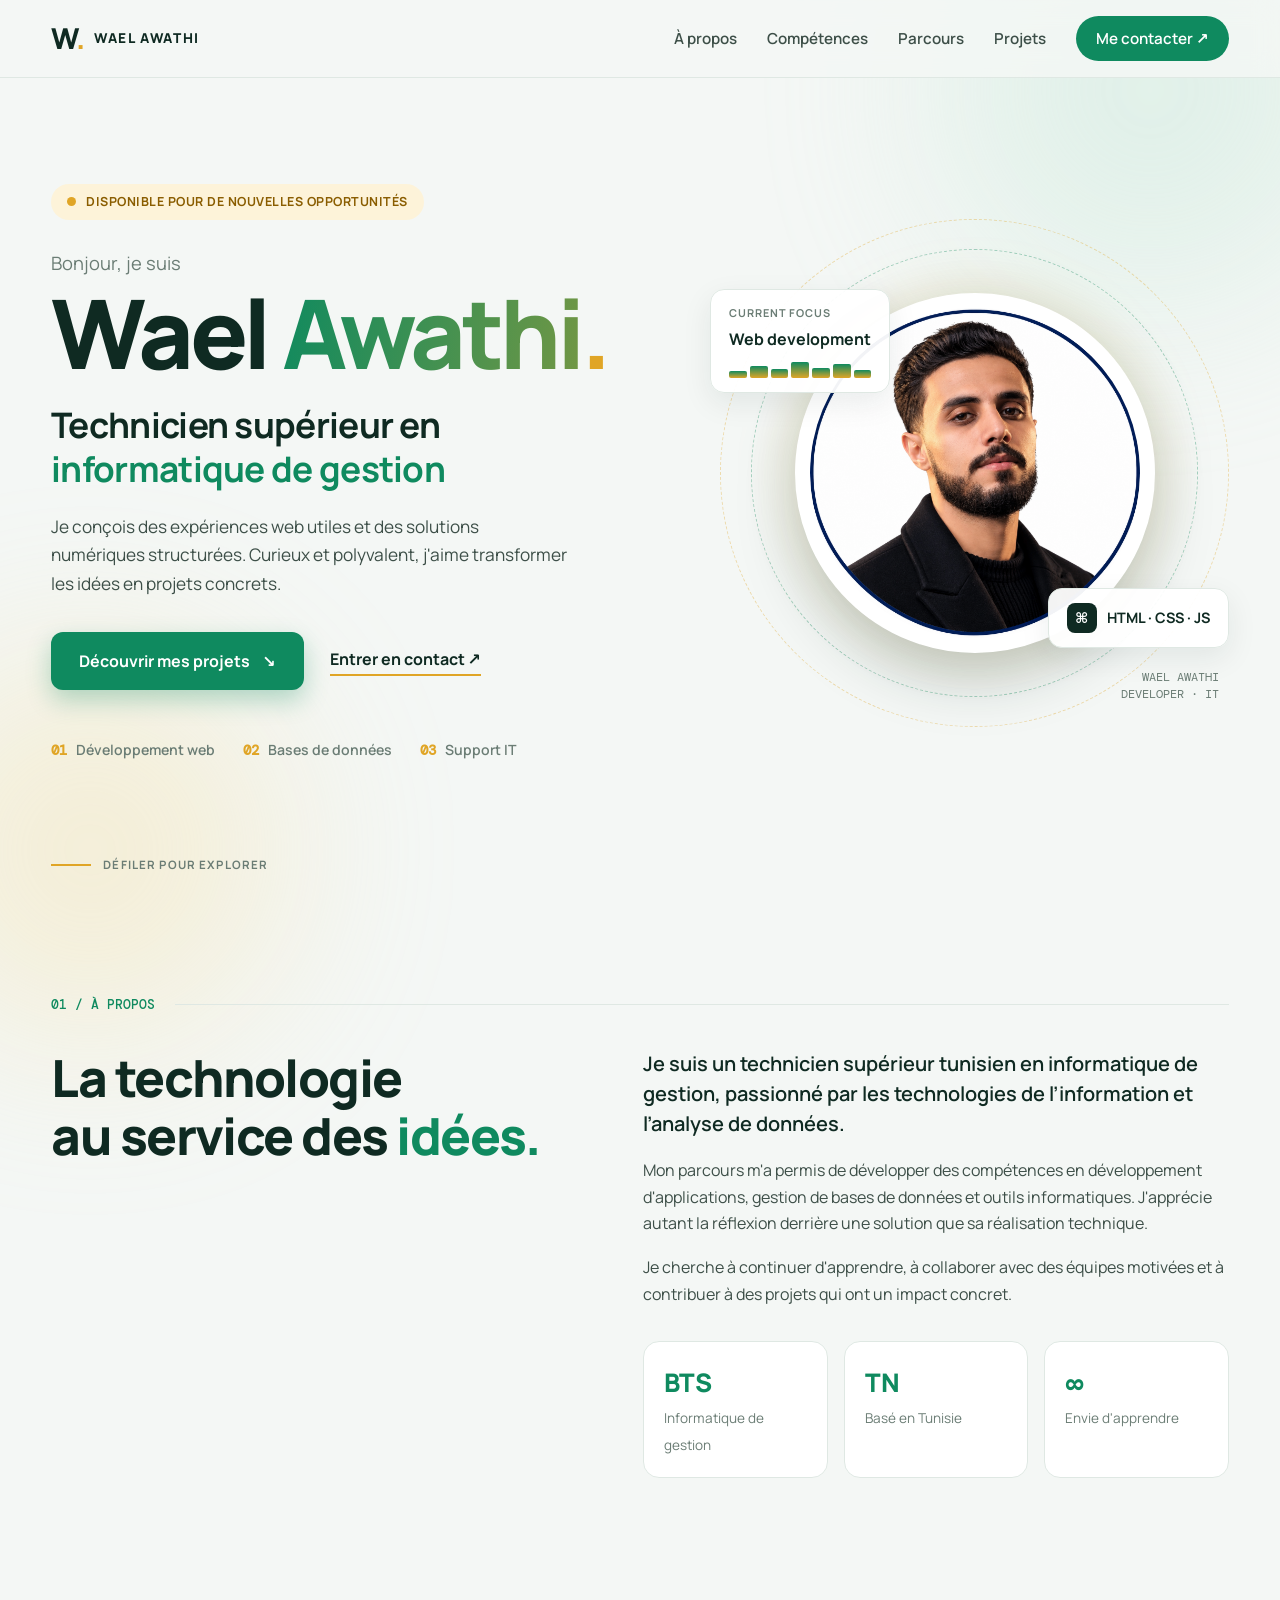
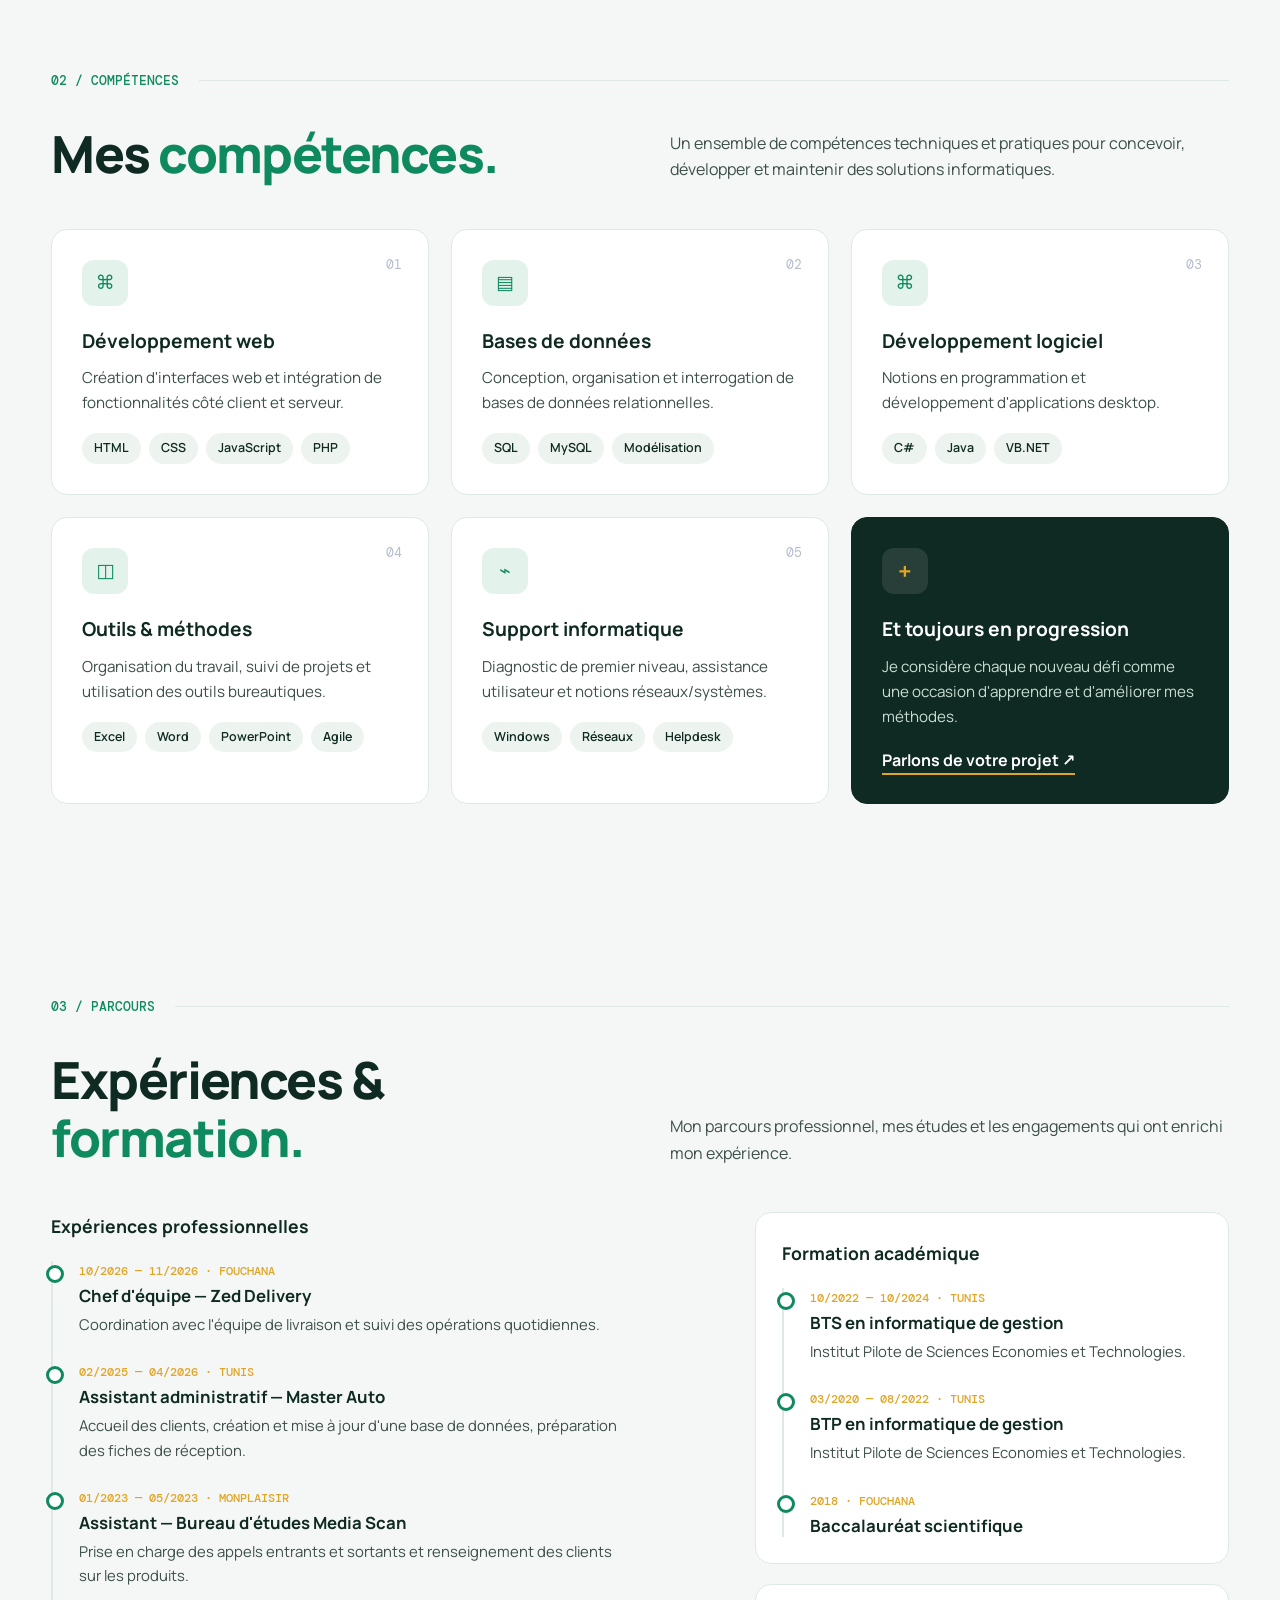
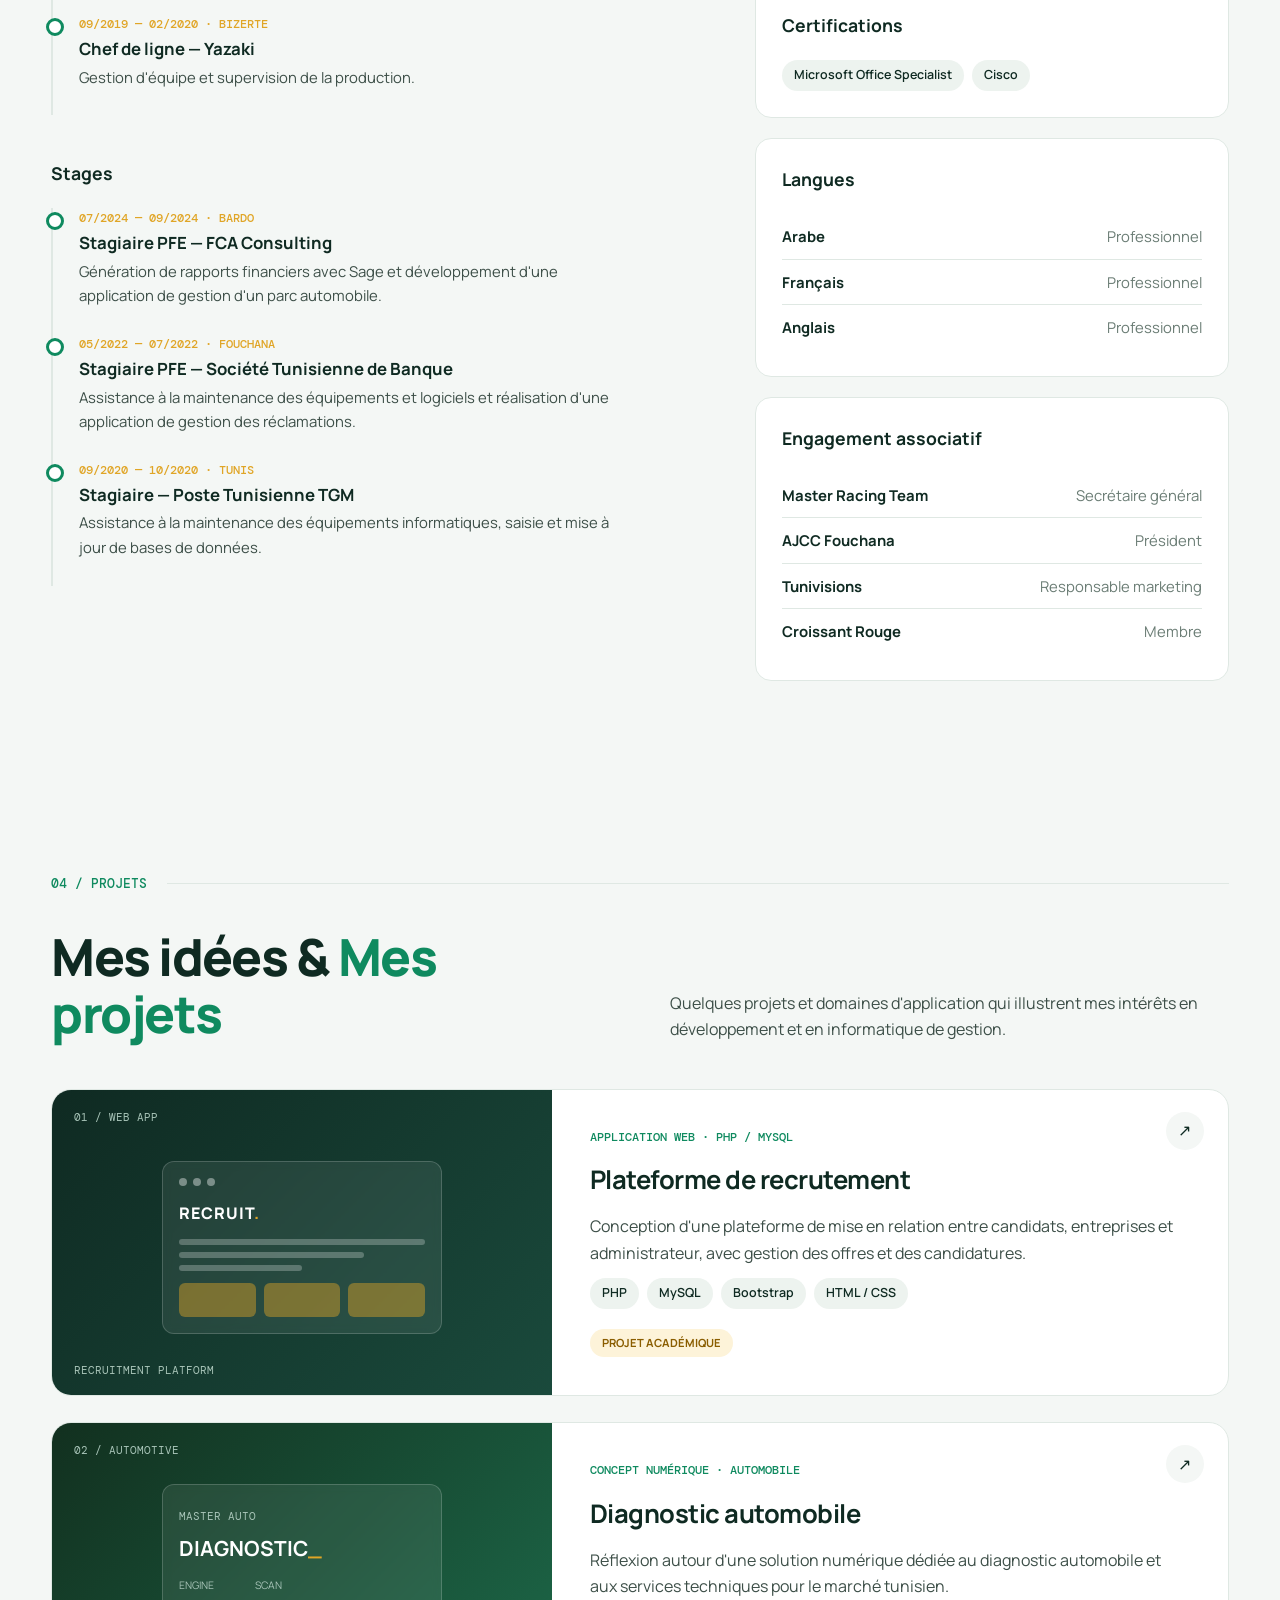
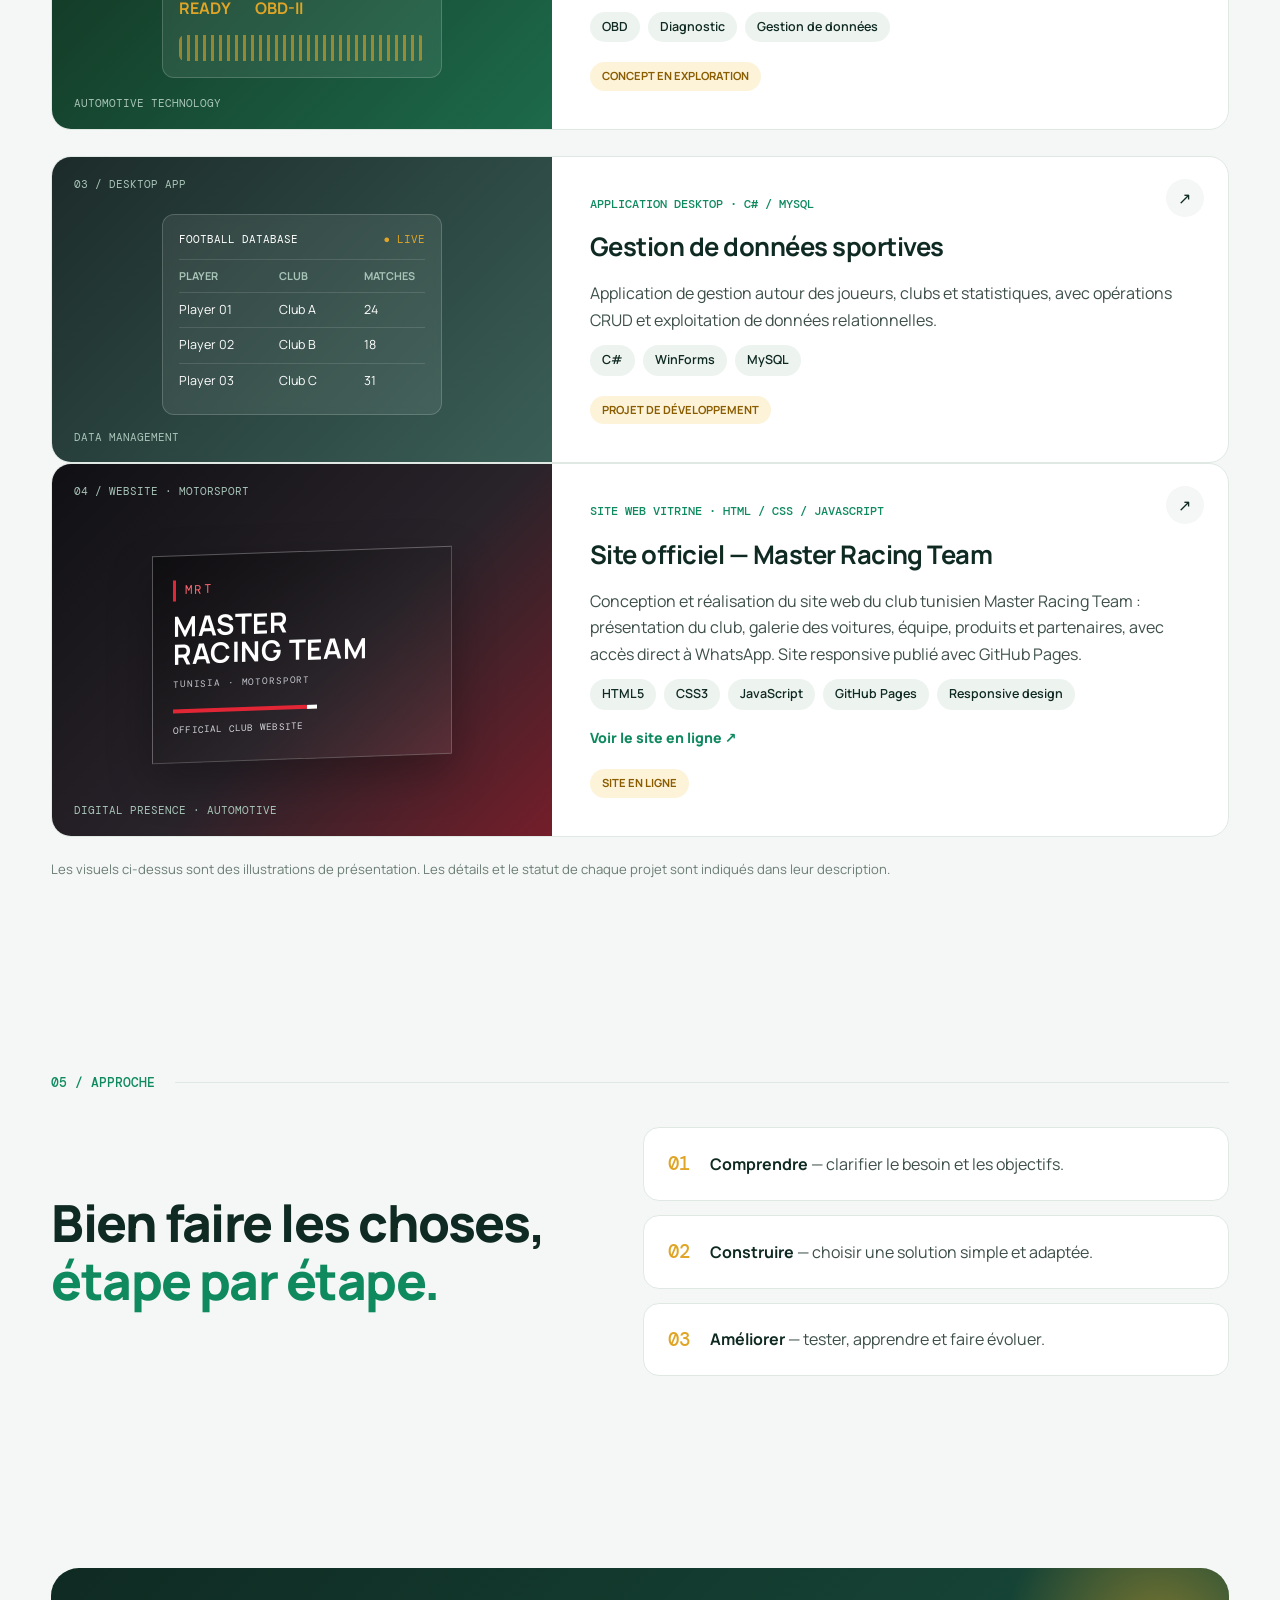
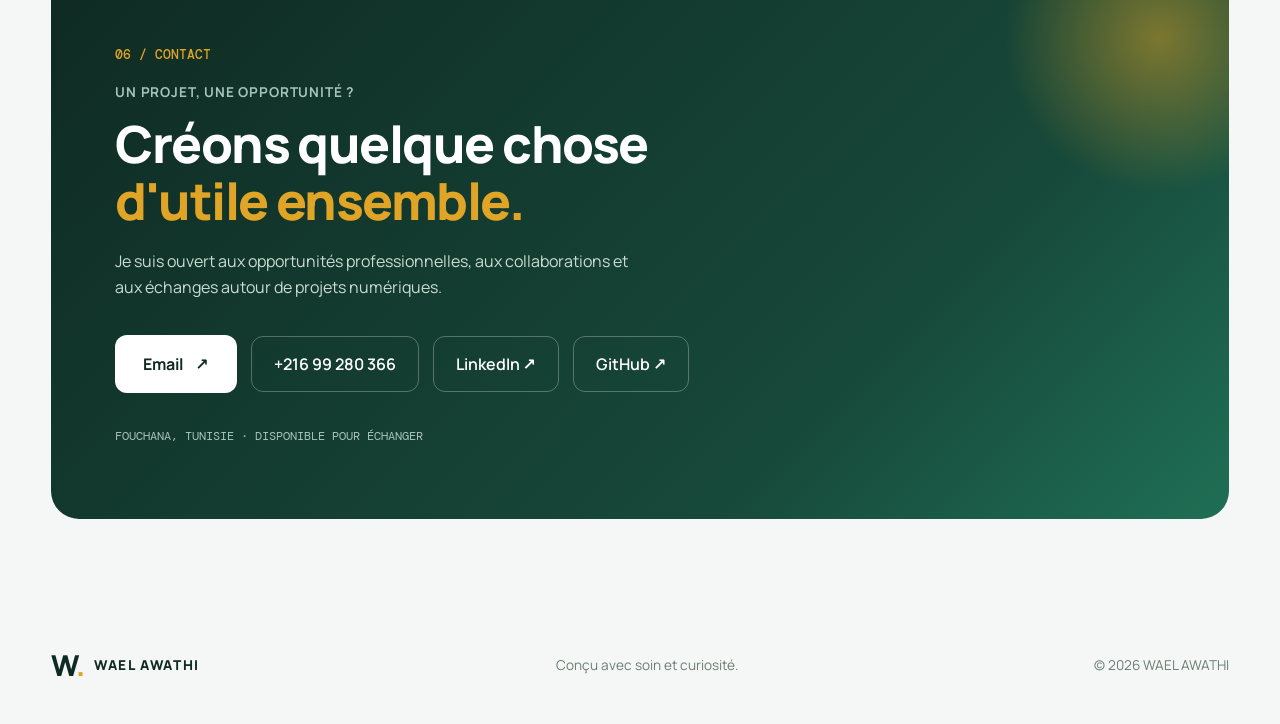
<file: index.html>
<!doctype html>
<html lang="fr">
<head>
  <meta charset="utf-8">
  <meta name="viewport" content="width=device-width, initial-scale=1">
  <meta name="theme-color" content="#0b1020">
  <meta name="description" content="Portfolio de Wael Awathi, technicien supérieur en informatique de gestion. Développement web, bases de données et solutions numériques.">
  <meta property="og:title" content="Wael Awathi — Portfolio">
  <meta property="og:description" content="Développement web · Informatique de gestion · Solutions numériques">
  <meta property="og:type" content="website">
  <title>Wael Awathi — Portfolio</title>
  <link rel="preconnect" href="https://fonts.googleapis.com">
  <link rel="preconnect" href="https://fonts.gstatic.com" crossorigin>
  <link href="https://fonts.googleapis.com/css2?family=DM+Mono:wght@400;500&family=Manrope:wght@400;500;600;700;800&display=swap" rel="stylesheet">
  <link rel="stylesheet" href="style.css">
  <script src="script.js" defer></script>
</head>
<body>
  <div class="ambient ambient-one"></div><div class="ambient ambient-two"></div>
  <header class="site-header">
    <a class="brand" href="#accueil" aria-label="Wael Awathi, accueil"><span class="brand-mark">W<span>.</span></span><span>WAEL AWATHI</span></a>
    <button class="menu-toggle" aria-label="Ouvrir le menu" aria-expanded="false"><span></span><span></span></button>
    <nav class="nav" aria-label="Navigation principale">
      <a href="#apropos">À propos</a><a href="#competences">Compétences</a><a href="#parcours">Parcours</a><a href="#projets">Projets</a><a href="#contact" class="nav-contact">Me contacter <span>↗</span></a>
    </nav>
  </header>

  <main>
    <section class="hero section-wrap" id="accueil">
      <div class="hero-copy">
        <div class="eyebrow"><span class="status-dot"></span> DISPONIBLE POUR DE NOUVELLES OPPORTUNITÉS</div>
        <p class="hero-kicker">Bonjour, je suis</p>
        <h1>Wael <span>Awathi</span><i>.</i></h1>
        <h2>Technicien supérieur en<br><span class="outline-text">informatique de gestion</span></h2>
        <p class="hero-description">Je conçois des expériences web utiles et des solutions numériques structurées. Curieux et polyvalent, j'aime transformer les idées en projets concrets.</p>
        <div class="hero-actions"><a class="button button-primary" href="#projets">Découvrir mes projets <span>↘</span></a><a class="text-link" href="#contact">Entrer en contact <span>↗</span></a></div>
        <div class="hero-meta"><span><b>01</b> Développement web</span><span><b>02</b> Bases de données</span><span><b>03</b> Support IT</span></div>
      </div>
      <div class="hero-art hero-portrait" aria-label="Portrait de Wael Awathi">
        <div class="art-orbit orbit-a"></div><div class="art-orbit orbit-b"></div>
        <div class="portrait-glow"></div>
        <img class="profile-portrait" src="assets/wael-profile.png" alt="Portrait de Wael Awathi" fetchpriority="high">
        <div class="float-card card-code"><span class="card-label">CURRENT FOCUS</span><strong>Web development</strong><span class="mini-bars"><i></i><i></i><i></i><i></i><i></i><i></i><i></i></span></div>
        <div class="float-card card-stack"><span class="stack-icon">⌘</span><span>HTML · CSS · JS</span></div>
        <span class="art-coordinate">WAEL AWATHI<br>DEVELOPER · IT</span>
      </div>
      <a class="scroll-cue" href="#apropos"><span></span> DÉFILER POUR EXPLORER</a>
    </section>

    <section class="about section-wrap section-space" id="apropos">
      <div class="section-heading"><span class="section-index">01 / À PROPOS</span><span class="heading-line"></span></div>
      <div class="about-grid">
        <h2>La technologie<br>au service des <em>idées.</em></h2>
        <div class="about-copy"><p class="lead">Je suis un technicien supérieur tunisien en informatique de gestion, passionné par les technologies de l’information et l’analyse de données.</p><p>Mon parcours m'a permis de développer des compétences en développement d'applications, gestion de bases de données et outils informatiques. J'apprécie autant la réflexion derrière une solution que sa réalisation technique.</p><p>Je cherche à continuer d'apprendre, à collaborer avec des équipes motivées et à contribuer à des projets qui ont un impact concret.</p><div class="about-facts"><div><strong>BTS</strong><span>Informatique de gestion</span></div><div><strong>TN</strong><span>Basé en Tunisie</span></div><div><strong>∞</strong><span>Envie d'apprendre</span></div></div></div>
      </div>
    </section>

    <section class="skills section-wrap section-space" id="competences">
      <div class="section-heading"><span class="section-index">02 / COMPÉTENCES</span><span class="heading-line"></span></div>
      <div class="section-intro"><h2>Mes <em>compétences.</em></h2><p>Un ensemble de compétences techniques et pratiques pour concevoir, développer et maintenir des solutions informatiques.</p></div>
      <div class="skill-grid">
        <article class="skill-card"><span class="skill-number">01</span><div class="skill-icon">⌘</div><h3>Développement web</h3><p>Création d'interfaces web et intégration de fonctionnalités côté client et serveur.</p><div class="tags"><span>HTML</span><span>CSS</span><span>JavaScript</span><span>PHP</span></div></article>
        <article class="skill-card"><span class="skill-number">02</span><div class="skill-icon">▤</div><h3>Bases de données</h3><p>Conception, organisation et interrogation de bases de données relationnelles.</p><div class="tags"><span>SQL</span><span>MySQL</span><span>Modélisation</span></div></article>
        <article class="skill-card"><span class="skill-number">03</span><div class="skill-icon">⌘</div><h3>Développement logiciel</h3><p>Notions en programmation et développement d'applications desktop.</p><div class="tags"><span>C#</span><span>Java</span><span>VB.NET</span></div></article>
        <article class="skill-card"><span class="skill-number">04</span><div class="skill-icon">◫</div><h3>Outils & méthodes</h3><p>Organisation du travail, suivi de projets et utilisation des outils bureautiques.</p><div class="tags"><span>Excel</span><span>Word</span><span>PowerPoint</span><span>Agile</span></div></article>
        <article class="skill-card"><span class="skill-number">05</span><div class="skill-icon">⌁</div><h3>Support informatique</h3><p>Diagnostic de premier niveau, assistance utilisateur et notions réseaux/systèmes.</p><div class="tags"><span>Windows</span><span>Réseaux</span><span>Helpdesk</span></div></article>
        <article class="skill-card skill-note"><span class="note-mark">+</span><h3>Et toujours en progression</h3><p>Je considère chaque nouveau défi comme une occasion d'apprendre et d'améliorer mes méthodes.</p><a href="#contact" class="text-link">Parlons de votre projet ↗</a></article>
      </div>
    </section>


    <section class="career section-wrap section-space" id="parcours">
      <div class="section-heading"><span class="section-index">03 / PARCOURS</span><span class="heading-line"></span></div>
      <div class="section-intro"><h2>Expériences & <em>formation.</em></h2><p>Mon parcours professionnel, mes études et les engagements qui ont enrichi mon expérience.</p></div>
      <div class="career-grid">
        <div class="career-column">
          <h3 class="career-title">Expériences professionnelles</h3>
          <article class="career-item"><span class="career-date">10/2026 — 11/2026 · FOUCHANA</span><h4>Chef d'équipe — Zed Delivery</h4><p>Coordination avec l'équipe de livraison et suivi des opérations quotidiennes.</p></article>
          <article class="career-item"><span class="career-date">02/2025 — 04/2026 · TUNIS</span><h4>Assistant administratif — Master Auto</h4><p>Accueil des clients, création et mise à jour d'une base de données, préparation des fiches de réception.</p></article>
          <article class="career-item"><span class="career-date">01/2023 — 05/2023 · MONPLAISIR</span><h4>Assistant — Bureau d'études Media Scan</h4><p>Prise en charge des appels entrants et sortants et renseignement des clients sur les produits.</p></article>
          <article class="career-item"><span class="career-date">09/2019 — 02/2020 · BIZERTE</span><h4>Chef de ligne — Yazaki</h4><p>Gestion d'équipe et supervision de la production.</p></article>
          <h3 class="career-title secondary-title">Stages</h3>
          <article class="career-item"><span class="career-date">07/2024 — 09/2024 · BARDO</span><h4>Stagiaire PFE — FCA Consulting</h4><p>Génération de rapports financiers avec Sage et développement d'une application de gestion d'un parc automobile.</p></article>
          <article class="career-item"><span class="career-date">05/2022 — 07/2022 · FOUCHANA</span><h4>Stagiaire PFE — Société Tunisienne de Banque</h4><p>Assistance à la maintenance des équipements et logiciels et réalisation d'une application de gestion des réclamations.</p></article>
          <article class="career-item"><span class="career-date">09/2020 — 10/2020 · TUNIS</span><h4>Stagiaire — Poste Tunisienne TGM</h4><p>Assistance à la maintenance des équipements informatiques, saisie et mise à jour de bases de données.</p></article>
        </div>
        <aside class="career-side">
          <div class="career-panel"><h3 class="career-title">Formation académique</h3><article class="career-item"><span class="career-date">10/2022 — 10/2024 · TUNIS</span><h4>BTS en informatique de gestion</h4><p>Institut Pilote de Sciences Economies et Technologies.</p></article><article class="career-item"><span class="career-date">03/2020 — 08/2022 · TUNIS</span><h4>BTP en informatique de gestion</h4><p>Institut Pilote de Sciences Economies et Technologies.</p></article><article class="career-item"><span class="career-date">2018 · FOUCHANA</span><h4>Baccalauréat scientifique</h4></article></div>
          <div class="career-panel"><h3 class="career-title">Certifications</h3><div class="career-tags"><span>Microsoft Office Specialist</span><span>Cisco</span></div></div>
          <div class="career-panel"><h3 class="career-title">Langues</h3><div class="language-list"><p><b>Arabe</b><span>Professionnel</span></p><p><b>Français</b><span>Professionnel</span></p><p><b>Anglais</b><span>Professionnel</span></p></div></div>
          <div class="career-panel"><h3 class="career-title">Engagement associatif</h3><ul class="association-list"><li><b>Master Racing Team</b><span>Secrétaire général</span></li><li><b>AJCC Fouchana</b><span>Président</span></li><li><b>Tunivisions</b><span>Responsable marketing</span></li><li><b>Croissant Rouge</b><span>Membre</span></li></ul></div>
        </aside>
      </div>
    </section>

    <section class="projects section-wrap section-space" id="projets">
      <div class="section-heading"><span class="section-index">04 / PROJETS</span><span class="heading-line"></span></div>
      <div class="section-intro"><h2>Mes idées & <em>Mes projets</em></h2><p>Quelques projets et domaines d'application qui illustrent mes intérêts en développement et en informatique de gestion.</p></div>
      <div class="project-list">
        <article class="project-card"><div class="project-visual visual-one"><span class="visual-label">01 / WEB APP</span><div class="mock-window"><div class="mock-top"><i></i><i></i><i></i></div><div class="mock-content"><span class="mock-brand">RECRUIT<span>.</span></span><div class="mock-lines"><i></i><i></i><i></i></div><div class="mock-panels"><b></b><b></b><b></b></div></div></div><span class="visual-caption">RECRUITMENT PLATFORM</span></div><div class="project-info"><div class="project-type">APPLICATION WEB · PHP / MYSQL</div><h3>Plateforme de recrutement</h3><p>Conception d'une plateforme de mise en relation entre candidats, entreprises et administrateur, avec gestion des offres et des candidatures.</p><div class="tags"><span>PHP</span><span>MySQL</span><span>Bootstrap</span><span>HTML / CSS</span></div><span class="project-status">PROJET ACADÉMIQUE</span></div><span class="project-arrow">↗</span></article>
        <article class="project-card"><div class="project-visual visual-two"><span class="visual-label">02 / AUTOMOTIVE</span><div class="diag-card"><span class="diag-overline">MASTER AUTO</span><strong>DIAGNOSTIC<span>_</span></strong><div class="diag-readings"><div><small>ENGINE</small><b>READY</b></div><div><small>SCAN</small><b>OBD-II</b></div></div><div class="diag-wave"></div></div><span class="visual-caption">AUTOMOTIVE TECHNOLOGY</span></div><div class="project-info"><div class="project-type">CONCEPT NUMÉRIQUE · AUTOMOBILE</div><h3>Diagnostic automobile</h3><p>Réflexion autour d'une solution numérique dédiée au diagnostic automobile et aux services techniques pour le marché tunisien.</p><div class="tags"><span>OBD</span><span>Diagnostic</span><span>Gestion de données</span></div><span class="project-status">CONCEPT EN EXPLORATION</span></div><span class="project-arrow">↗</span></article>
        <article class="project-card"><div class="project-visual visual-three"><span class="visual-label">03 / DESKTOP APP</span><div class="table-card"><div class="table-title">FOOTBALL DATABASE <span>● LIVE</span></div><div class="table-row"><b>PLAYER</b><b>CLUB</b><b>MATCHES</b></div><div class="table-row"><span>Player 01</span><span>Club A</span><span>24</span></div><div class="table-row"><span>Player 02</span><span>Club B</span><span>18</span></div><div class="table-row"><span>Player 03</span><span>Club C</span><span>31</span></div></div><span class="visual-caption">DATA MANAGEMENT</span></div><div class="project-info"><div class="project-type">APPLICATION DESKTOP · C# / MYSQL</div><h3>Gestion de données sportives</h3><p>Application de gestion autour des joueurs, clubs et statistiques, avec opérations CRUD et exploitation de données relationnelles.</p><div class="tags"><span>C#</span><span>WinForms</span><span>MySQL</span></div><span class="project-status">PROJET DE DÉVELOPPEMENT</span></div><span class="project-arrow">↗</span></article>
      </div>
        <article class="project-card"><div class="project-visual visual-four"><span class="visual-label">04 / WEBSITE · MOTORSPORT</span><div class="mrt-showcase"><span class="mrt-emblem">MRT</span><strong>MASTER<br>RACING TEAM</strong><small>TUNISIA · MOTORSPORT</small><div class="mrt-stripe"></div><span class="mrt-domain">OFFICIAL CLUB WEBSITE</span></div><span class="visual-caption">DIGITAL PRESENCE · AUTOMOTIVE</span></div><div class="project-info"><div class="project-type">SITE WEB VITRINE · HTML / CSS / JAVASCRIPT</div><h3>Site officiel — Master Racing Team</h3><p>Conception et réalisation du site web du club tunisien Master Racing Team : présentation du club, galerie des voitures, équipe, produits et partenaires, avec accès direct à WhatsApp. Site responsive publié avec GitHub Pages.</p><div class="tags"><span>HTML5</span><span>CSS3</span><span>JavaScript</span><span>GitHub Pages</span><span>Responsive design</span></div><a class="project-live-link" href="https://waelawathi5.github.io/master-racing-team/" target="_blank" rel="noopener">Voir le site en ligne ↗</a><span class="project-status">SITE EN LIGNE</span></div><a class="project-arrow" href="https://waelawathi5.github.io/master-racing-team/" target="_blank" rel="noopener" aria-label="Ouvrir le site Master Racing Team">↗</a></article>
      <p class="projects-note">Les visuels ci-dessus sont des illustrations de présentation. Les détails et le statut de chaque projet sont indiqués dans leur description.</p>
    </section>

    <section class="approach section-wrap section-space">
      <div class="section-heading"><span class="section-index">05 / APPROCHE</span><span class="heading-line"></span></div>
      <div class="approach-grid"><h2>Bien faire les choses,<br><em>étape par étape.</em></h2><div class="approach-steps"><div><span>01</span><p><b>Comprendre</b> — clarifier le besoin et les objectifs.</p></div><div><span>02</span><p><b>Construire</b> — choisir une solution simple et adaptée.</p></div><div><span>03</span><p><b>Améliorer</b> — tester, apprendre et faire évoluer.</p></div></div></div>
    </section>

    <section class="contact section-wrap section-space" id="contact">
      <div class="contact-panel"><div class="contact-orb"></div><span class="section-index">06 / CONTACT</span><p class="contact-kicker">UN PROJET, UNE OPPORTUNITÉ ?</p><h2>Créons quelque chose<br><em>d'utile ensemble.</em></h2><p class="contact-copy">Je suis ouvert aux opportunités professionnelles, aux collaborations et aux échanges autour de projets numériques.</p><div class="contact-links"><a class="button button-light" href="mailto:waelawathi5@gmail.com">Email <span>↗</span></a><a class="contact-social" href="tel:+21699280366">+216 99 280 366</a><a class="contact-social" href="https://www.linkedin.com/in/wael-awathi-763bab306" target="_blank" rel="noreferrer">LinkedIn ↗</a><a class="contact-social" href="https://github.com/Waelawathi5" target="_blank" rel="noreferrer">GitHub ↗</a></div><div class="contact-location">FOUCHANA, TUNISIE <span>·</span> DISPONIBLE POUR ÉCHANGER</div></div>
    </section>
  </main>

  <footer class="footer section-wrap"><a class="brand" href="#accueil"><span class="brand-mark">W<span>.</span></span><span>WAEL AWATHI</span></a><p>Conçu avec soin et curiosité.</p><span>© <span id="year"></span> WAEL AWATHI</span></footer>
</body>
</html>
</file>
<file: style.css>
/* ===== Wael Awathi — Portfolio : thème émeraude & or ===== */
:root{
  --ink:#0f2a22; --text:#3d4f48; --muted:#6b7d75;
  --bg:#f4f7f5; --surface:#ffffff; --line:#dfe8e3;
  --blue:#0f8a5f; --blue-dark:#0b6e4c; --teal:#e0a526; --navy:#0f2a22;
  --radius:16px; --shadow:0 10px 30px rgba(15,42,34,.08);
  --sans:'Manrope',system-ui,-apple-system,'Segoe UI',sans-serif;
  --mono:'DM Mono',ui-monospace,Menlo,monospace;
}
*{box-sizing:border-box;margin:0;padding:0}
html{scroll-behavior:smooth;scroll-padding-top:90px}
body{font-family:var(--sans);background:var(--bg);color:var(--text);line-height:1.65;-webkit-font-smoothing:antialiased;overflow-x:hidden}
a{color:inherit;text-decoration:none}
ul{list-style:none}
img{max-width:100%;display:block}
:focus-visible{outline:3px solid var(--blue);outline-offset:3px;border-radius:6px}
.section-wrap{width:min(1180px,92%);margin-inline:auto}
.section-space{padding:96px 0}

/* Décor d'ambiance */
.ambient{position:fixed;border-radius:50%;filter:blur(90px);opacity:.35;z-index:-1;pointer-events:none}
.ambient-one{width:420px;height:420px;background:#bfe6d4;top:-120px;right:-80px}
.ambient-two{width:380px;height:380px;background:#f6dfa0;bottom:-140px;left:-100px}

/* Header */
.site-header{position:sticky;top:0;z-index:50;display:flex;align-items:center;justify-content:space-between;padding:16px max(4%,calc((100% - 1180px)/2));background:rgba(244,247,245,.85);backdrop-filter:blur(12px);border-bottom:1px solid var(--line)}
.brand{display:flex;align-items:center;gap:10px;font-weight:800;letter-spacing:.12em;font-size:.85rem;color:var(--ink)}
.brand-mark{font-size:1.8rem;letter-spacing:-.04em;line-height:1}
.brand-mark span{color:var(--teal)}
.nav{display:flex;align-items:center;gap:30px}
.nav a{font-weight:600;font-size:.95rem;color:var(--text);position:relative;transition:color .2s}
.nav a:not(.nav-contact)::after{content:"";position:absolute;left:0;bottom:-6px;height:2px;width:100%;background:var(--blue);transform:scaleX(0);transform-origin:left;transition:transform .25s}
.nav a:hover{color:var(--blue)}
.nav a:not(.nav-contact):hover::after{transform:scaleX(1)}
.nav-contact{padding:10px 20px;background:var(--navy);color:#fff!important;border-radius:999px;transition:background .2s,transform .2s}
.nav-contact:hover{background:var(--blue);transform:translateY(-2px)}
.menu-toggle{display:none;background:none;border:0;width:44px;height:44px;cursor:pointer;flex-direction:column;justify-content:center;gap:7px;align-items:center}
.menu-toggle span{display:block;width:26px;height:2px;background:var(--ink)}

/* Hero */
.hero{display:grid;grid-template-columns:1.1fr .9fr;align-items:center;gap:48px;min-height:calc(100vh - 80px);padding:60px 0 90px;position:relative}
.eyebrow{display:inline-flex;align-items:center;gap:10px;padding:8px 16px;background:#fdf3d9;color:#8a5d00;border-radius:999px;font-size:.78rem;font-weight:700;letter-spacing:.04em;margin-bottom:28px}
.status-dot{width:9px;height:9px;border-radius:50%;background:var(--teal);box-shadow:0 0 0 0 rgba(224,165,38,.6);animation:pulse 2s infinite}
@keyframes pulse{70%{box-shadow:0 0 0 10px rgba(224,165,38,0)}100%{box-shadow:0 0 0 0 rgba(224,165,38,0)}}
.hero-kicker{font-size:1.15rem;color:var(--muted);margin-bottom:6px}
h1{font-size:clamp(3.2rem,8vw,6rem);font-weight:800;letter-spacing:-.045em;line-height:1;color:var(--ink)}
h1 span{background:linear-gradient(100deg,var(--blue),var(--teal));-webkit-background-clip:text;background-clip:text;color:transparent}
h1 i{font-style:normal;color:var(--teal)}
.hero h2{margin-top:22px;font-size:clamp(1.5rem,3vw,2.2rem);font-weight:700;line-height:1.25;color:var(--ink);letter-spacing:-.02em}
.outline-text{color:var(--blue)}
.hero-description{margin-top:22px;max-width:520px;font-size:1.08rem}
.hero-actions{display:flex;align-items:center;gap:26px;margin-top:34px;flex-wrap:wrap}
.button{display:inline-flex;align-items:center;gap:12px;padding:16px 28px;border-radius:12px;font-weight:700;transition:transform .2s,box-shadow .2s,background .2s}
.button-primary{background:var(--blue);color:#fff;box-shadow:0 10px 24px rgba(15,138,95,.3)}
.button-primary:hover{background:var(--blue-dark);transform:translateY(-3px);box-shadow:0 16px 32px rgba(15,138,95,.35)}
.button-light{background:#fff;color:var(--ink)}
.button-light:hover{transform:translateY(-3px);box-shadow:0 14px 28px rgba(0,0,0,.25)}
.text-link{font-weight:700;color:var(--ink);border-bottom:2px solid var(--teal);padding-bottom:2px;transition:color .2s}
.text-link:hover{color:var(--blue)}
.hero-meta{display:flex;flex-wrap:wrap;gap:12px 28px;margin-top:48px;font-size:.88rem;color:var(--muted);font-weight:600}
.hero-meta b{color:var(--teal);margin-right:6px;font-family:var(--mono)}

/* Portrait */
.hero-art{position:relative;display:grid;place-items:center;min-height:460px}
.portrait-glow{position:absolute;width:78%;aspect-ratio:1;border-radius:50%;background:radial-gradient(circle,rgba(15,138,95,.28),rgba(224,165,38,.15) 60%,transparent 72%);filter:blur(24px)}
.art-orbit{position:absolute;border-radius:50%;border:1.5px dashed rgba(15,138,95,.35)}
.orbit-a{width:88%;aspect-ratio:1;animation:spin 40s linear infinite}
.orbit-b{width:100%;aspect-ratio:1;border-color:rgba(224,165,38,.35);animation:spin 60s linear infinite reverse}
@keyframes spin{to{transform:rotate(360deg)}}
.profile-portrait{position:relative;z-index:2;display:block;width:min(360px,80%);aspect-ratio:1;object-fit:contain;object-position:center;padding:10px;border-radius:50%;border:5px solid #fff;background:#fff;box-shadow:0 25px 60px rgba(15,42,34,.22)}
.float-card,.art-coordinate{z-index:3}
.art-coordinate{color:var(--muted)}
.float-card{position:absolute;display:flex;flex-direction:column;gap:4px;padding:14px 18px;background:rgba(255,255,255,.95);border:1px solid var(--line);border-radius:14px;box-shadow:var(--shadow);animation:float 6s ease-in-out infinite}
.card-code{top:10%;left:-2%}
.card-stack{bottom:12%;right:0;flex-direction:row;align-items:center;gap:10px;font-weight:700;font-size:.9rem;color:var(--ink);animation-delay:-3s}
.card-label{font-size:.68rem;letter-spacing:.08em;color:var(--muted);font-weight:700}
.card-code strong{color:var(--ink);font-size:1rem}
.stack-icon{display:grid;place-items:center;width:30px;height:30px;border-radius:8px;background:var(--navy);color:#fff}
.mini-bars{display:flex;align-items:flex-end;gap:3px;height:18px;margin-top:4px}
.mini-bars i{flex:1;background:linear-gradient(var(--blue),var(--teal));border-radius:2px;animation:bar 1.8s ease-in-out infinite}
.mini-bars i:nth-child(1){height:40%}.mini-bars i:nth-child(2){height:70%;animation-delay:.1s}.mini-bars i:nth-child(3){height:55%;animation-delay:.2s}.mini-bars i:nth-child(4){height:90%;animation-delay:.3s}.mini-bars i:nth-child(5){height:60%;animation-delay:.4s}.mini-bars i:nth-child(6){height:80%;animation-delay:.5s}.mini-bars i:nth-child(7){height:45%;animation-delay:.6s}
@keyframes bar{50%{transform:scaleY(.6)}}
@keyframes float{50%{transform:translateY(-10px)}}
.art-coordinate{position:absolute;right:2%;bottom:0;font-family:var(--mono);font-size:.72rem;line-height:1.5;color:var(--muted);text-align:right}
.scroll-cue{position:absolute;left:0;bottom:24px;display:flex;align-items:center;gap:12px;font-size:.72rem;font-weight:700;letter-spacing:.1em;color:var(--muted)}
.scroll-cue span{width:40px;height:2px;background:var(--teal)}

/* Animation d'entrée unique du hero */
.hero-copy>*{animation:rise .7s cubic-bezier(.2,.7,.2,1) both}
.hero-copy>*:nth-child(2){animation-delay:.08s}.hero-copy>*:nth-child(3){animation-delay:.16s}.hero-copy>*:nth-child(4){animation-delay:.24s}.hero-copy>*:nth-child(5){animation-delay:.32s}.hero-copy>*:nth-child(6){animation-delay:.4s}.hero-copy>*:nth-child(7){animation-delay:.48s}
.hero-portrait{animation:rise .9s .25s cubic-bezier(.2,.7,.2,1) both}
@keyframes rise{from{opacity:0;transform:translateY(24px)}to{opacity:1;transform:none}}

/* Titres de sections */
.section-heading{display:flex;align-items:center;gap:20px;margin-bottom:34px}
.section-index{font-family:var(--mono);font-size:.8rem;font-weight:500;color:var(--blue);white-space:nowrap}
.heading-line{flex:1;height:1px;background:var(--line)}
h2{font-weight:800;letter-spacing:-.03em;color:var(--ink);line-height:1.12}
.about h2,.section-intro h2,.approach h2,.contact h2{font-size:clamp(2rem,4.5vw,3.2rem)}
h2 em{font-style:normal;color:var(--blue)}
.section-intro{display:grid;grid-template-columns:1fr 1fr;gap:20px 60px;align-items:end;margin-bottom:46px}

/* À propos */
.about-grid{display:grid;grid-template-columns:1fr 1.1fr;gap:60px;align-items:start}
.about-copy p{margin-bottom:18px;max-width:62ch}
.about-copy .lead{font-size:1.25rem;font-weight:600;color:var(--ink);line-height:1.5}
.about-facts{display:grid;grid-template-columns:repeat(3,1fr);gap:16px;margin-top:34px}
.about-facts div{padding:20px;background:var(--surface);border:1px solid var(--line);border-radius:var(--radius);transition:transform .25s,box-shadow .25s}
.about-facts div:hover{transform:translateY(-4px);box-shadow:var(--shadow)}
.about-facts strong{display:block;font-size:1.6rem;font-weight:800;color:var(--blue)}
.about-facts span{font-size:.85rem;color:var(--muted)}

/* Compétences */
.skill-grid{display:grid;grid-template-columns:repeat(3,1fr);gap:22px}
.skill-card{position:relative;padding:30px;background:var(--surface);border:1px solid var(--line);border-radius:var(--radius);transition:transform .25s,box-shadow .25s,border-color .25s;overflow:hidden}
.skill-card::before{content:"";position:absolute;left:0;top:0;height:4px;width:100%;background:linear-gradient(90deg,var(--blue),var(--teal));transform:scaleX(0);transform-origin:left;transition:transform .35s}
.skill-card:hover{transform:translateY(-6px);box-shadow:var(--shadow);border-color:#c5dfd2}
.skill-card:hover::before{transform:scaleX(1)}
.skill-number{position:absolute;top:24px;right:26px;font-family:var(--mono);font-size:.8rem;color:#b2bdcd}
.skill-icon{display:grid;place-items:center;width:46px;height:46px;border-radius:12px;background:#e3f3ec;color:var(--blue);font-size:1.2rem;margin-bottom:20px}
.skill-card h3{font-size:1.2rem;color:var(--ink);margin-bottom:8px}
.skill-card p{font-size:.95rem;margin-bottom:18px}
.tags{display:flex;flex-wrap:wrap;gap:8px}
.tags span,.career-tags span{padding:5px 12px;background:#edf3ef;border-radius:999px;font-size:.78rem;font-weight:600;color:var(--ink)}
.skill-note{background:var(--navy);border-color:var(--navy);color:#c9ddd3}
.skill-note h3{color:#fff}
.skill-note .text-link{color:#fff;border-color:var(--teal)}
.note-mark{display:grid;place-items:center;width:46px;height:46px;border-radius:12px;background:rgba(255,255,255,.1);color:var(--teal);font-size:1.5rem;font-weight:700;margin-bottom:20px}

/* Parcours */
.career-grid{display:grid;grid-template-columns:1.4fr 1fr;gap:40px;align-items:start}
.career-title{font-size:1.1rem;color:var(--ink);margin-bottom:20px}
.secondary-title{margin-top:44px}
.career-column{position:relative}
.career-item{position:relative;padding:0 0 26px 26px;border-left:2px solid var(--line)}
.career-item::before{content:"";position:absolute;left:-7px;top:4px;width:12px;height:12px;border-radius:50%;background:var(--surface);border:3px solid var(--blue)}
.career-date{display:block;font-family:var(--mono);font-size:.76rem;color:var(--teal);font-weight:500;margin-bottom:4px}
.career-item h4{font-size:1.05rem;color:var(--ink);line-height:1.35}
.career-item p{font-size:.93rem;margin-top:4px;max-width:60ch}
.career-side{display:grid;gap:20px}
.career-panel{padding:26px;background:var(--surface);border:1px solid var(--line);border-radius:var(--radius)}
.career-panel .career-item:last-child{padding-bottom:0}
.career-tags{display:flex;flex-wrap:wrap;gap:8px}
.language-list p,.association-list li{display:flex;justify-content:space-between;gap:12px;padding:10px 0;border-bottom:1px solid var(--line);font-size:.93rem}
.language-list p:last-child,.association-list li:last-child{border-bottom:0}
.language-list b,.association-list b{color:var(--ink)}
.language-list span,.association-list span{color:var(--muted)}

/* Projets */
.project-list{display:grid;gap:26px}
.project-card{position:relative;display:grid;grid-template-columns:.85fr 1.15fr;background:var(--surface);border:1px solid var(--line);border-radius:20px;overflow:hidden;transition:transform .3s,box-shadow .3s}
.project-card:hover{transform:translateY(-6px);box-shadow:0 22px 50px rgba(15,42,34,.12)}
.project-visual{position:relative;display:grid;place-items:center;min-height:270px;padding:50px 28px 40px;background:linear-gradient(135deg,#0f2a22,#1a4a3c);color:#fff}
.visual-two{background:linear-gradient(135deg,#12301f,#1d6a4a)}
.visual-three{background:linear-gradient(135deg,#1c2b2a,#3a5f56)}
.visual-label,.visual-caption{position:absolute;left:22px;font-family:var(--mono);font-size:.7rem;color:#a8c4b8}
.visual-label{top:18px}.visual-caption{bottom:16px}
.mock-window,.diag-card,.table-card{width:100%;max-width:280px;background:rgba(255,255,255,.08);border:1px solid rgba(255,255,255,.18);border-radius:12px;padding:16px;backdrop-filter:blur(4px)}
.mock-top{display:flex;gap:6px;margin-bottom:14px}
.mock-top i{width:8px;height:8px;border-radius:50%;background:rgba(255,255,255,.4)}
.mock-brand{font-weight:800;letter-spacing:.06em}.mock-brand span{color:var(--teal)}
.mock-lines{margin:12px 0}.mock-lines i{display:block;height:6px;border-radius:3px;background:rgba(255,255,255,.25);margin-bottom:7px}
.mock-lines i:nth-child(2){width:75%}.mock-lines i:nth-child(3){width:50%}
.mock-panels{display:grid;grid-template-columns:repeat(3,1fr);gap:8px}
.mock-panels b{height:34px;border-radius:6px;background:rgba(224,165,38,.45)}
.diag-overline{font-family:var(--mono);font-size:.68rem;color:#a8c4b8}
.diag-card strong{display:block;font-size:1.3rem;margin:4px 0 12px}.diag-card strong span{color:var(--teal);animation:blink 1s steps(2) infinite}
@keyframes blink{50%{opacity:0}}
.diag-readings{display:flex;gap:24px}.diag-readings small{display:block;font-size:.65rem;color:#a8c4b8}.diag-readings b{color:var(--teal)}
.diag-wave{height:26px;margin-top:14px;border-radius:6px;background:repeating-linear-gradient(90deg,rgba(224,165,38,.6) 0 3px,transparent 3px 8px);animation:wave 2s ease-in-out infinite}
@keyframes wave{50%{opacity:.4}}
.table-title{display:flex;justify-content:space-between;font-family:var(--mono);font-size:.68rem;margin-bottom:10px}.table-title span{color:var(--teal)}
.table-row{display:grid;grid-template-columns:1.2fr 1fr .8fr;gap:8px;padding:7px 0;border-top:1px solid rgba(255,255,255,.12);font-size:.78rem}
.table-row b{color:#a8c4b8;font-size:.68rem}
.project-info{padding:38px 54px 38px 38px;display:flex;flex-direction:column;justify-content:center;gap:12px}
.project-type{font-family:var(--mono);font-size:.74rem;color:var(--blue);font-weight:500}
.project-info h3{font-size:1.6rem;color:var(--ink);letter-spacing:-.02em}
.project-status{align-self:flex-start;margin-top:8px;padding:5px 12px;border-radius:999px;background:#fdf3d9;color:#8a5d00;font-size:.7rem;font-weight:700}
.project-arrow{position:absolute;top:22px;right:24px;display:grid;place-items:center;width:38px;height:38px;border-radius:50%;background:var(--bg);color:var(--ink);transition:background .2s,color .2s,transform .2s}
.project-card:hover .project-arrow{background:var(--blue);color:#fff;transform:rotate(45deg)}
.projects-note{margin-top:22px;font-size:.82rem;color:var(--muted)}
.visual-four{background:linear-gradient(135deg,#101014,#29232a 55%,#741e2a)}
.mrt-showcase{width:min(100%,300px);min-height:178px;padding:24px 20px;display:flex;flex-direction:column;align-items:flex-start;justify-content:center;border:1px solid rgba(255,255,255,.25);background:linear-gradient(145deg,rgba(0,0,0,.45),rgba(255,255,255,.06));box-shadow:0 18px 45px rgba(0,0,0,.28);transform:skewY(-2deg)}
.mrt-emblem{font-family:var(--mono);font-size:.78rem;letter-spacing:.2em;color:#ff6672;border-left:3px solid #e32636;padding-left:9px;margin-bottom:10px}
.mrt-showcase strong{font-size:1.75rem;line-height:1.02;letter-spacing:.02em;color:#fff}
.mrt-showcase small{font-family:var(--mono);font-size:.58rem;letter-spacing:.2em;color:#c6c6ce;margin-top:9px}
.mrt-stripe{height:4px;width:100%;margin:17px 0 10px;background:linear-gradient(90deg,#e32636 0 52%,#fff 52% 56%,transparent 56%)}
.mrt-domain{font-family:var(--mono);font-size:.58rem;letter-spacing:.13em;color:#d5d5db}
.project-live-link{align-self:flex-start;margin-top:4px;color:var(--blue);font-weight:800;font-size:.88rem}
.project-live-link:hover{text-decoration:underline}

/* Approche */
.approach-grid{display:grid;grid-template-columns:1fr 1.1fr;gap:60px;align-items:center}
.approach-steps{display:grid;gap:14px}
.approach-steps div{display:flex;gap:20px;align-items:center;padding:20px 24px;background:var(--surface);border:1px solid var(--line);border-radius:var(--radius);transition:transform .25s,border-color .25s}
.approach-steps div:hover{transform:translateX(8px);border-color:var(--blue)}
.approach-steps span{font-family:var(--mono);font-weight:500;font-size:1.2rem;color:var(--teal)}
.approach-steps b{color:var(--ink)}

/* Contact */
.contact-panel{position:relative;overflow:hidden;padding:72px 64px;border-radius:28px;background:linear-gradient(135deg,#0f2a22,#17493a 70%,#1f6f55);color:#c9ddd3}
.contact-orb{position:absolute;right:-90px;top:-90px;width:320px;height:320px;border-radius:50%;background:radial-gradient(circle,rgba(224,165,38,.5),transparent 68%);animation:float 8s ease-in-out infinite}
.contact-panel .section-index{color:var(--teal)}
.contact-kicker{margin-top:14px;font-size:.85rem;font-weight:700;letter-spacing:.06em;color:#a8c4b8}
.contact h2{color:#fff;margin:12px 0 18px}.contact h2 em{color:var(--teal)}
.contact-copy{max-width:52ch;margin-bottom:34px}
.contact-links{display:flex;flex-wrap:wrap;align-items:center;gap:14px}
.contact-social{padding:14px 22px;border:1px solid rgba(255,255,255,.28);border-radius:12px;font-weight:600;color:#fff;transition:background .2s,border-color .2s,transform .2s}
.contact-social:hover{background:rgba(255,255,255,.12);border-color:#fff;transform:translateY(-3px)}
.contact-location{margin-top:34px;font-family:var(--mono);font-size:.75rem;color:#a8c4b8}

/* Footer */
.footer{display:flex;justify-content:space-between;align-items:center;flex-wrap:wrap;gap:12px;padding:36px 0 44px;font-size:.85rem;color:var(--muted)}

/* Apparition au défilement (utilisée par script.js) */
.reveal{opacity:0;transform:translateY(22px);transition:opacity .6s ease,transform .35s ease,box-shadow .25s,border-color .25s}
.reveal.visible{opacity:1;transform:none}

/* Responsive */
@media(max-width:980px){
  .hero{grid-template-columns:1fr;min-height:0;padding-bottom:110px}
  .hero-art{min-height:380px;order:-1}
  .section-intro,.about-grid,.approach-grid,.career-grid{grid-template-columns:1fr}
  .skill-grid{grid-template-columns:1fr 1fr}
  .project-card{grid-template-columns:1fr}
  .project-info{padding:30px}
}
@media(max-width:720px){
  .menu-toggle{display:flex}
  .nav{position:absolute;top:100%;left:0;right:0;flex-direction:column;align-items:flex-start;gap:18px;padding:24px 4%;background:var(--bg);border-bottom:1px solid var(--line);display:none}
  .nav.open,.nav.is-open,.nav.active,.site-header.open .nav,.site-header.is-open .nav,.site-header.active .nav,.menu-toggle[aria-expanded="true"]+.nav{display:flex}
  .skill-grid,.about-facts{grid-template-columns:1fr}
  .section-space{padding:68px 0}
  .contact-panel{padding:44px 26px}
  .float-card{transform:scale(.85)}
  .scroll-cue{display:none}
}
@media(prefers-reduced-motion:reduce){
  *,*::before,*::after{animation:none!important;transition:none!important;scroll-behavior:auto!important}
}

/* ===== Touches dynamiques supplémentaires ===== */
h1 span{background-size:220% 100%;animation:shift 6s ease-in-out infinite alternate}
@keyframes shift{to{background-position:100% 0}}
.button-primary{position:relative;overflow:hidden}
.button-primary::after{content:"";position:absolute;top:0;left:-60%;width:40%;height:100%;background:linear-gradient(100deg,transparent,rgba(255,255,255,.35),transparent);transform:skewX(-20deg);transition:left .6s}
.button-primary:hover::after{left:130%}
.skill-icon,.note-mark{transition:transform .3s}
.skill-card:hover .skill-icon{transform:rotate(-8deg) scale(1.1)}
.project-visual{transition:filter .3s}
.project-card:hover .project-visual{filter:brightness(1.12)}
.nav-contact{background:var(--blue)}
.nav-contact:hover{background:var(--teal);color:var(--ink)!important}
</file>
